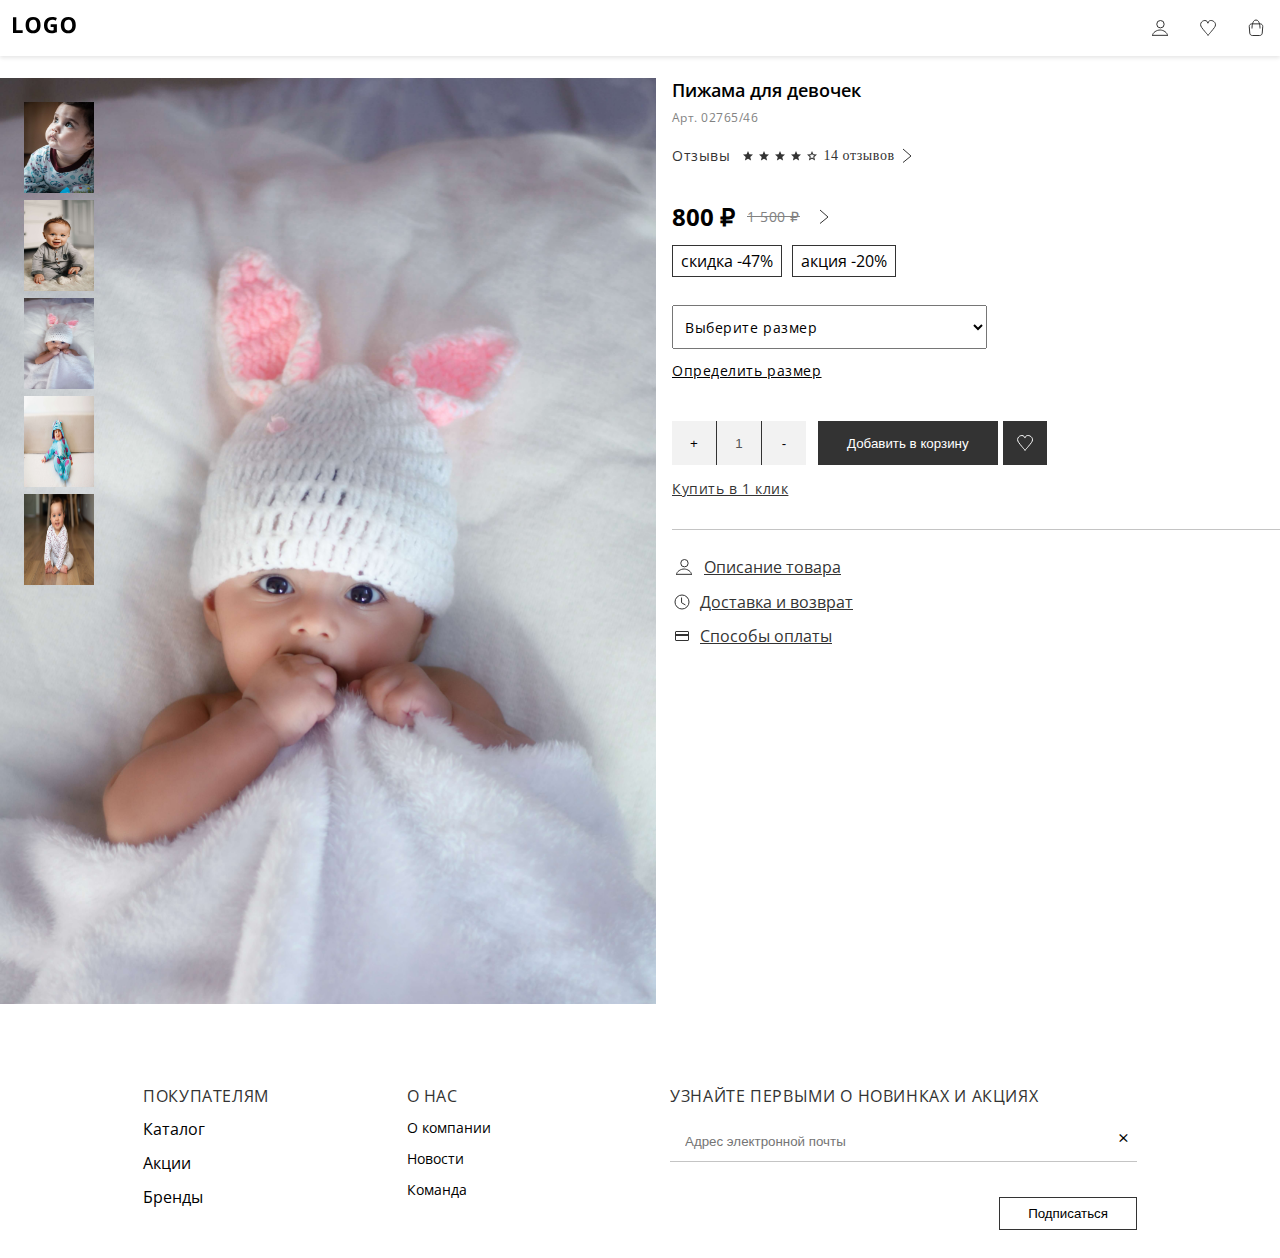
<file: index.html>
<!DOCTYPE html>
<html lang="en">
  <head>
    <meta charset="UTF-8" />
    <meta http-equiv="X-UA-Compatible" content="IE=edge" />
    <meta name="viewport" content="width=device-width, initial-scale=1.0" />
    <title>KeyClientt</title>
    <link rel="stylesheet" href="./styles/style.css" />
  </head>
  <body>
    <header>
      <div class="header_head">
        <a href="/">
          <img src="./images/LOGO.svg" alt="logo" />
        </a>
        <div class="head_body">
          <img src="./images/person.svg" alt="person" />
          <img src="./images/favorite.svg" alt="favorite" />
          <img src="./images/shop.svg" alt="shop" />
          <img class="burger" src="../images/menu.svg" alt="menu" />
        </div>
      </div>
      <div class="mob_menu" style="display: none">
        <div class="mob_menu__body">
          <img
            class="mob_menu_close_icon"
            src="./images/close.svg"
            alt="close"
          />
          <ul class="menu__links">
            <li><a href="#">Постельное белье</a></li>
            <li><a href="#">одежда для дома</a></li>
            <li><a href="#">Одежда для улицы</a></li>
            <li><a href="#">Выход</a></li>
          </ul>
        </div>
      </div>
    </header>

    <main>
      <div id="myModal" class="popup">
        <div class="popup__content">
          <div class="popup__body">
            <img class="close" src="./images/close.svg" alt="close" />
            <h1>Купить в 1 клик</h1>
            <input
              oninput="formatPhoneNumber(this)"
              type="text"
              id="phone"
              placeholder="+ 7 (---) --- -- -- "
            />
            <input type="name" name="name" id="name" placeholder="Ваше имя" />
          </div>
          <div class="popup__foot">
            <p>
              Нажимая кнопку “Отправить”, я даю согласие на обработку моих
              персональных данных в соответствии с
              <a href="#">Условиями конфиденциальности</a>
            </p>

            <button>Отправить</button>
          </div>
        </div>
      </div>

      <div class="container">
        <div class="gallery">
          <div class="gallery__images">
            <img src="./images/8.jpg" alt="3" />
            <img src="./images/6.jpg" alt="1" />
            <img src="./images/7.jpg" alt="2" />
            <img src="./images/9.jpg" alt="4" />
            <img src="./images/10.jpg" alt="5" />
          </div>
        </div>
        <div class="buy">
          <div class="buy__reviews">
            <h1>Пижама для девочек</h1>
            <p>Арт. 02765/46</p>
            <div class="reviews__review">
              <h3>Отзывы</h3>
              <div class="review__stars">
                <img src="./images/icon_star_fill.svg" alt="star" />
                <img src="./images/icon_star_fill.svg" alt="star" />
                <img src="./images/icon_star_fill.svg" alt="star" />
                <img src="./images/icon_star_fill.svg" alt="star" />
                <img src="./images/icon_star.svg" alt="star" />
              </div>
              <p>14 отзывов</p>
              <img src="./images/arrow_right_swipe.svg" alt="arrow" />
            </div>
          </div>
          <div class="buy__price">
            <div class="price__title">
              <h1>800 ₽</h1>
              <h3>1 500 ₽</h3>
              <img src="./images/arrow_right_swipe.svg" alt="arrow" />
            </div>
            <div class="price__sale">
              <p>скидка -47%</p>
              <p>акция -20%</p>
            </div>
          </div>
          <div class="buy__size__selector">
            <select id="size">
              <option value="" selected>Выберите размер</option>
              <option value="S">S</option>
              <option value="M">M</option>
              <option value="L">L</option>
              <option value="XL">XL</option>
            </select>
            <h2><a href="#">Определить размер</a></h2>
          </div>
          <div class="buy__favor">
            <div class="favor__body">
              <div class="buy__favor__quantity-selector">
                <button class="quantity_btn plus">+</button>
                <input
                  type="text"
                  class="quantity_input"
                  value="1"
                  min="1"
                  readonly
                  disabled
                />
                <button class="quantity_btn minus">-</button>
              </div>
              <div class="buy__favor__add-to-cart">
                <button class="add-to-cart-btn">Добавить в корзину</button>
                <span class="icon"
                  ><svg
                    class="heart-icon"
                    width="24"
                    height="24"
                    viewBox="0 0 24 24"
                    fill="none"
                    xmlns="http://www.w3.org/2000/svg"
                  >
                    <path
                      d="M11.9004 7.0948C10.7002 1.47892 1.40917 5.90389 5.76074 11.6018C10.1123 17.2996 12.4004 19.4908 12.4004 19.4908"
                      stroke="white"
                    />
                    <path
                      d="M11.8943 7.0948C13.0945 1.47892 22.7306 5.90389 18.379 11.6018C14.0275 17.2996 11.7002 19.5 11.7002 19.5"
                      stroke="white"
                    />
                    <path
                      d="M11.3911 6.70752L12.4044 6.70757L12.3835 7.24079H11.3911V6.70752Z"
                      fill="currentColor"
                    />
                  </svg>
                </span>
              </div>
            </div>
            <a id="myBtn" href="#">Купить в 1 клик</a>
          </div>
          <div class="buy__goods-desc">
            <div class="goods-desc__desc">
              <img src="./images/person.svg" alt="icon" />
              <a href="#">Описание товара</a>
            </div>
            <div class="goods-desc__desc">
              <img src="./images/clock.svg" alt="icon" />
              <a href="#">Доставка и возврат</a>
            </div>
            <div class="goods-desc__desc">
              <img src="./images/pay.svg" alt="icon" />
              <a href="#">Способы оплаты</a>
            </div>
          </div>
        </div>
      </div>
    </main>

    <footer>
      <div class="footer_foot">
        <div class="bayer">
          <h1>покупателям</h1>

          <div class="bayer__links">
            <a href="#">Каталог</a>

            <a href="#">Акции</a>

            <a href="#">Бренды</a>
          </div>
        </div>

        <div class="about">
          <h1>о нас</h1>

          <div class="about__links">
            <a href="#">О компании</a>

            <a href="#">Новости</a>

            <a href="#">Команда</a>
          </div>
        </div>

        <div class="news">
          <h1>Узнайте первыми о новинках и акциях</h1>

          <span class="clearable">
            <input type="email" placeholder="Адрес электронной почты" />
            <i class="clearable__clear">&times;</i>
            <button class="news__btn">Подписаться</button>
          </span>
        </div>
      </div>
    </footer>

    <script type="text/javascript" src="./js/main.js"></script>
  </body>
</html>
</file>
<file: styles/style.css>
@import "https://fonts.googleapis.com/css2?family=Montserrat&family=Open+Sans:wght@300;400;700&display=swap";
@font-face {
  font-family: "Ruberoid-Medium";
  src: url("../app/fonts/Ruberoid-Medium.woff2");
}
* {
  margin: 0;
  padding: 0;
  -webkit-tap-highlight-color: rgba(0, 0, 0, 0);
}
body {
  background-color: #fff;
  font-family: "Open Sans", sans-serif;
}
header {
  box-shadow: 0px 2px 4px 0px rgba(0, 0, 0, 0.1);
  margin-bottom: 22px;
}
header .header_head {
  max-width: 1440px;
  display: flex;
  justify-content: space-between;
  align-items: center;
  padding: 16px 12px;
  margin: 0 auto;
}
header .header_head .head_body {
  display: flex;
  align-items: center;
  gap: 24px;
}
header img {
  cursor: pointer;
}
header .burger {
  display: none;
}
header .mob_menu {
  position: absolute;
  top: 0;
  width: 100%;
  background-color: #fff;
  z-index: 999;
}
header .mob_menu .mob_menu__body {
  position: relative;
  display: flex;
  align-items: center;
  justify-content: flex-start;
  height: 277px;
}
header .mob_menu .mob_menu__body img {
  float: right;
  position: absolute;
  right: 20px;
  top: 20px;
}
header .mob_menu .mob_menu__body .menu__links {
  color: #333;
  font-size: 12px;
  font-style: normal;
  font-weight: 400;
  line-height: 16px;
  letter-spacing: 0.48px;
  text-transform: uppercase;
  display: flex;
  flex-direction: column;
  gap: 30px;
  align-items: flex-start;
  justify-content: center;
  padding: 30px;
}
header .mob_menu .mob_menu__body .menu__links li {
  list-style: none;
}
header .mob_menu .mob_menu__body .menu__links li a {
  color: #333;
  text-decoration: none !important;
}
@media screen and (max-width: 768px) {
  header .burger {
    display: block;
  }
}
@media (max-width: 560px) {
  header {
    margin-bottom: 0;
  }
}
main {
  max-width: 1440px;
  margin: 0 auto;
}
main .popup {
  display: none;
  position: fixed;
  z-index: 1;
  padding-top: 100px;
  left: 0;
  top: 0;
  width: 100%;
  height: 100%;
  overflow: auto;
  background-color: #000;
  background-color: rgba(0, 0, 0, 0.4);
}
main .popup .close {
  float: right;
  cursor: pointer;
}
main .popup .popup__content {
  width: 378px;
  height: 454px;
  border: 1px solid var(--2, #e6e9f0);
  background: #fff;
  box-shadow: 5px 5px 50px 0px rgba(121, 121, 121, 0.1);
  position: absolute;
  transform: translate(-50%, -50%);
  top: 50%;
  left: 50%;
}
main .popup .popup__content .popup__body {
  padding: 24px 24px;
}
main .popup .popup__content .popup__body h1 {
  font-family: "Montserrat", sans-serif;
  color: #303030;
  font-size: 24px;
  margin-bottom: 40px;
}
main .popup .popup__content .popup__body input {
  width: 100%;
  height: 63px;
  border: 0.5px solid #868686;
  background: #fdfcfc;
  margin-bottom: 16px;
  font-size: 16px;
  font-family: "Montserrat";
  font-style: normal;
  font-weight: 300;
  line-height: normal;
  padding-left: 10px;
}
main .popup .popup__content .popup__foot {
  border-top: 1px solid #e6e9f0;
  padding: 40px 24px 24px 24px;
}
main .popup .popup__content .popup__foot p {
  color: #303030;
  font-size: 10px;
  font-family: "Montserrat";
  font-style: normal;
  font-weight: 200;
  line-height: normal;
  letter-spacing: -0.1px;
}
main .popup .popup__content .popup__foot button {
  margin-top: 33px;
  padding: 8px 28px;
  color: #fff;
  border: 1px solid var(--brand-black, #333);
  background: var(--brand-black, #333);
  cursor: pointer;
  transition: all 0.5s ease-in-out;
}
main .popup .popup__content .popup__foot button:hover {
  background-color: rgba(0, 0, 0, 0);
  color: #000;
}
@media (max-width: 375px) {
  main .popup .popup__content {
    width: 345px;
    height: 440px;
  }
}
main .container {
  margin-bottom: 80px;
  display: flex;
  justify-content: center;
  gap: 16px;
}
main .container .gallery {
  width: 686px;
  height: 878px;
  padding: 24px;
  background-image: url(../images/7.jpg);
  background-repeat: none;
  background-size: cover;
}
main .container .gallery .gallery__images {
  display: flex;
  flex-direction: column;
  align-items: flex-start;
  gap: 7px;
}
main .container .gallery .gallery__images img {
  cursor: pointer;
  width: 70px;
  height: 91px;
}
@media (max-width: 1100px) {
  main .container .gallery {
    width: 100%;
    height: 680px;
  }
}
@media (max-width: 1100px) {
  main .container .gallery {
    width: 100%;
    height: 580px;
  }
}
@media (max-width: 540px) {
  main .container .gallery .gallery__images img {
    width: 60px;
    height: 82px;
  }
}
@media (max-width: 414px) {
  main .container .gallery .gallery__images img {
    width: 40px;
    height: 52px;
  }
}
main .container .buy {
  width: 686px;
}
main .container .buy__reviews h1 {
  font-size: 18px;
  font-family: "Open Sans";
  font-style: normal;
  font-weight: 600;
  line-height: 24px;
  margin-bottom: 8px;
}
main .container .buy__reviews p {
  color: #828282;
  font-size: 12px;
  font-family: "Open Sans";
  font-style: normal;
  font-weight: 400;
  line-height: 16px;
  letter-spacing: 0.48px;
}
main .container .buy__reviews .reviews__review {
  display: flex;
  align-items: center;
  margin-top: 18px;
}
main .container .buy__reviews .reviews__review h3 {
  color: #333;
  margin-right: 12px;
  font-size: 14px;
  font-family: "Open Sans";
  font-style: normal;
  font-weight: 400;
  line-height: 20px;
  letter-spacing: 0.56px;
}
main .container .buy__reviews .reviews__review p {
  color: #333;
  font-size: 14px;
  font-family: " Open Sans";
  font-style: normal;
  font-weight: 400;
  line-height: 20px;
  letter-spacing: 0.56px;
}
main .container .buy__reviews .reviews__review .review__stars {
  margin-right: 5px;
}
main .container .buy__price {
  margin-top: 32px;
  margin-bottom: 28px;
}
main .container .buy__price .price__title {
  display: flex;
  align-items: center;
}
main .container .buy__price .price__title h1 {
  font-size: 24px;
  margin-right: 12px;
}
main .container .buy__price .price__title h3 {
  color: #828282;
  font-size: 14px;
  font-family: "Open Sans";
  font-style: normal;
  font-weight: 400;
  line-height: 20px;
  letter-spacing: 0.56px;
  margin-right: 12px;
  text-decoration: line-through;
}
main .container .buy__price .price__sale {
  display: flex;
  align-items: center;
  gap: 10px;
  margin-top: 12px;
}
main .container .buy__price .price__sale p {
  padding: 4px 8px;
  border: 1px solid #333;
}
main .container .buy__size__selector select {
  display: flex;
  width: 315px;
  height: 44px;
  padding: 8px;
  font-size: 14px;
  font-family: "Open Sans";
  font-style: normal;
  font-weight: 400;
  line-height: 20px;
  letter-spacing: 0.56px;
}
main .container .buy__size__selector h2 {
  color: #333;
  font-size: 14px;
  font-family: "Open Sans";
  font-style: normal;
  font-weight: 400;
  line-height: 20px;
  letter-spacing: 0.56px;
  margin-top: 12px;
  cursor: pointer;
}
main .container .buy__size__selector h2 a {
  color: #000;
}
main .container .buy__favor {
  margin-bottom: 30px;
}
main .container .buy__favor a {
  color: #333;
  font-size: 14px;
  font-style: normal;
  font-weight: 400;
  line-height: 20px;
  letter-spacing: 0.56px;
  text-decoration-line: underline;
}
main .container .buy__favor .favor__body {
  display: flex;
  align-items: center;
  margin-top: 40px;
  margin-bottom: 12px;
}
main .container .buy__favor .favor__body .buy__favor__quantity-selector {
  display: flex;
  align-items: center;
  margin-right: 12px;
}
main .container .buy__favor .favor__body .buy__favor__quantity-selector button,
main .container .buy__favor .favor__body .buy__favor__quantity-selector input {
  width: 44px;
  height: 44px;
  background: #f2f2f2;
  border: rgba(0, 0, 0, 0);
  text-align: center;
  cursor: pointer;
}
main .container .buy__favor .favor__body .buy__favor__quantity-selector input {
  border-right: 1px solid #333;
  border-left: 1px solid #333;
}
main
  .container
  .buy__favor
  .favor__body
  .buy__favor__quantity-selector
  input:focus {
  outline: none;
  border-color: rgba(0, 0, 0, 0);
}
main .container .buy__favor .favor__body .buy__favor__add-to-cart {
  display: flex;
  align-items: center;
}
main .container .buy__favor .favor__body .buy__favor__add-to-cart button {
  height: 44px;
  color: #fff;
  padding: 8px 28px;
  border: 1px solid var(--brand-black, #333);
  background: var(--brand-black, #333);
  cursor: pointer;
  transition: all 0.5s ease-in-out;
}
main .container .buy__favor .favor__body .buy__favor__add-to-cart button:hover {
  background-color: rgba(0, 0, 0, 0);
  color: #000;
}
main .container .buy__favor .favor__body .buy__favor__add-to-cart span {
  display: flex;
  align-items: center;
  justify-content: center;
  margin-left: 5px;
  padding: 10px;
  background: #333;
  cursor: pointer;
}
main .container .buy__goods-desc {
  border-top: 1px solid #c4c4c4;
  padding-top: 25px;
}
main .container .buy__goods-desc .goods-desc__desc {
  display: flex;
  align-items: center;
  gap: 8px;
  margin-bottom: 12px;
}
main .container .buy__goods-desc .goods-desc__desc a {
  color: #333;
}
@media (max-width: 960px) {
  main .container .buy__favor .favor__body {
    flex-direction: column;
    align-items: flex-start;
    gap: 16px;
  }
}
@media (max-width: 720px) {
  main .container .buy__size__selector select {
    width: 260px;
  }
}
@media (max-width: 560px) {
  main .container .buy {
    width: 100%;
  }
  main .container .buy .buy__reviews {
    padding: 0 10px;
  }
  main .container .buy .buy__price {
    padding: 0 10px;
  }
  main .container .buy .buy__size__selector {
    padding: 0 10px;
  }
  main .container .buy .buy__size__selector select {
    width: 315px;
  }
  main .container .buy .buy__favor {
    padding: 0 10px;
  }
  main
    .container
    .buy
    .buy__favor
    .favor__body
    .buy__favor__quantity-selector
    .minus,
  main
    .container
    .buy
    .buy__favor
    .favor__body
    .buy__favor__quantity-selector
    .plus {
    border: none;
  }
  main .container .buy .buy__goods-desc {
    padding-left: 10px;
  }
}
@media (max-width: 560px) {
  main .container {
    flex-direction: column;
  }
  main .container .gallery {
    height: 650px;
    padding: 0;
    position: relative;
  }
  main .container .gallery .gallery__images {
    position: absolute;
    top: 20px;
    left: 20px;
  }
}
footer .footer_foot {
  max-width: 1440px;
  display: flex;
  padding: 0px 143px 28px 143px;
  justify-content: center;
  align-items: flex-start;
  gap: 16px;
  margin: 0 auto;
}
footer .footer_foot h1 {
  color: var(--brand-black, #333);
  font-size: 16px;
  font-family: "Open Sans";
  font-style: normal;
  font-weight: 400;
  line-height: 24px;
  letter-spacing: 0.64px;
  text-transform: uppercase;
  margin-bottom: 10px;
}
footer .footer_foot .bayer {
  width: 335px;
}
footer .footer_foot .bayer .bayer__links {
  display: flex;
  flex-direction: column;
  align-items: flex-start;
  gap: 12px;
}
footer .footer_foot .bayer a {
  text-decoration: none;
  color: #000;
}
footer .footer_foot .about {
  width: 335px;
}
footer .footer_foot .about .about__links {
  display: flex;
  flex-direction: column;
  align-items: flex-start;
  gap: 12px;
}
footer .footer_foot .about a {
  text-decoration: none;
  color: #000;
  font-size: 14px;
}
footer .footer_foot .news input {
  display: flex;
  width: 452px;
  padding: 16px 0px 12px 15px;
  justify-content: center;
  align-items: center;
  border-top: none;
  border-left: none;
  border-right: none;
  border-bottom: 1px solid #c4c4c4;
  margin-bottom: 35px;
}
footer .footer_foot .news input:focus {
  border: rgba(0, 0, 0, 0);
}
footer .footer_foot .news input::after {
  content: "X";
  position: absolute;
  top: 50%;
  right: 5px;
  transform: translateY(-50%);
  color: #999;
  cursor: pointer;
}
footer .footer_foot .news .clearable {
  position: relative;
  display: inline-block;
}
footer .footer_foot .news .clearable input[type="text"] {
  padding-right: 24px;
  width: 100%;
  box-sizing: border-box;
}
footer .footer_foot .news .clearable input::-ms-clear {
  display: none;
}
footer .footer_foot .news .clearable__clear {
  position: absolute;
  right: 0;
  top: 6px;
  padding: 0 8px;
  font-style: normal;
  font-size: 1.2em;
  -webkit-user-select: none;
  -moz-user-select: none;
  user-select: none;
  cursor: pointer;
}
footer .footer_foot .news .news__btn {
  display: inline-flex;
  padding: 8px 28px;
  border: 1px solid #333;
  cursor: pointer;
  transition: all 0.5s ease-in-out;
  background-color: rgba(0, 0, 0, 0);
  float: right;
}
footer .footer_foot .news .news__btn:hover {
  background-color: #4d4d4d;
  color: #fff;
}
@media (max-width: 912px) {
  footer .footer_foot {
    padding: 0px 10px 28px 10px;
  }
}
@media (max-width: 768px) {
  footer .footer_foot .news input {
    width: 360px;
  }
}
@media (max-width: 678px) {
  footer .footer_foot .news input {
    width: 300px;
  }
}
@media (max-width: 560px) {
  footer .footer_foot {
    flex-wrap: wrap;
    justify-content: start;
    gap: 40px;
  }
  footer .footer_foot .news input {
    width: 100%;
    padding: 16px 0;
  }
}
@media (max-width: 540px) {
  footer .footer_foot .news {
    width: 100%;
  }
}
</file>
